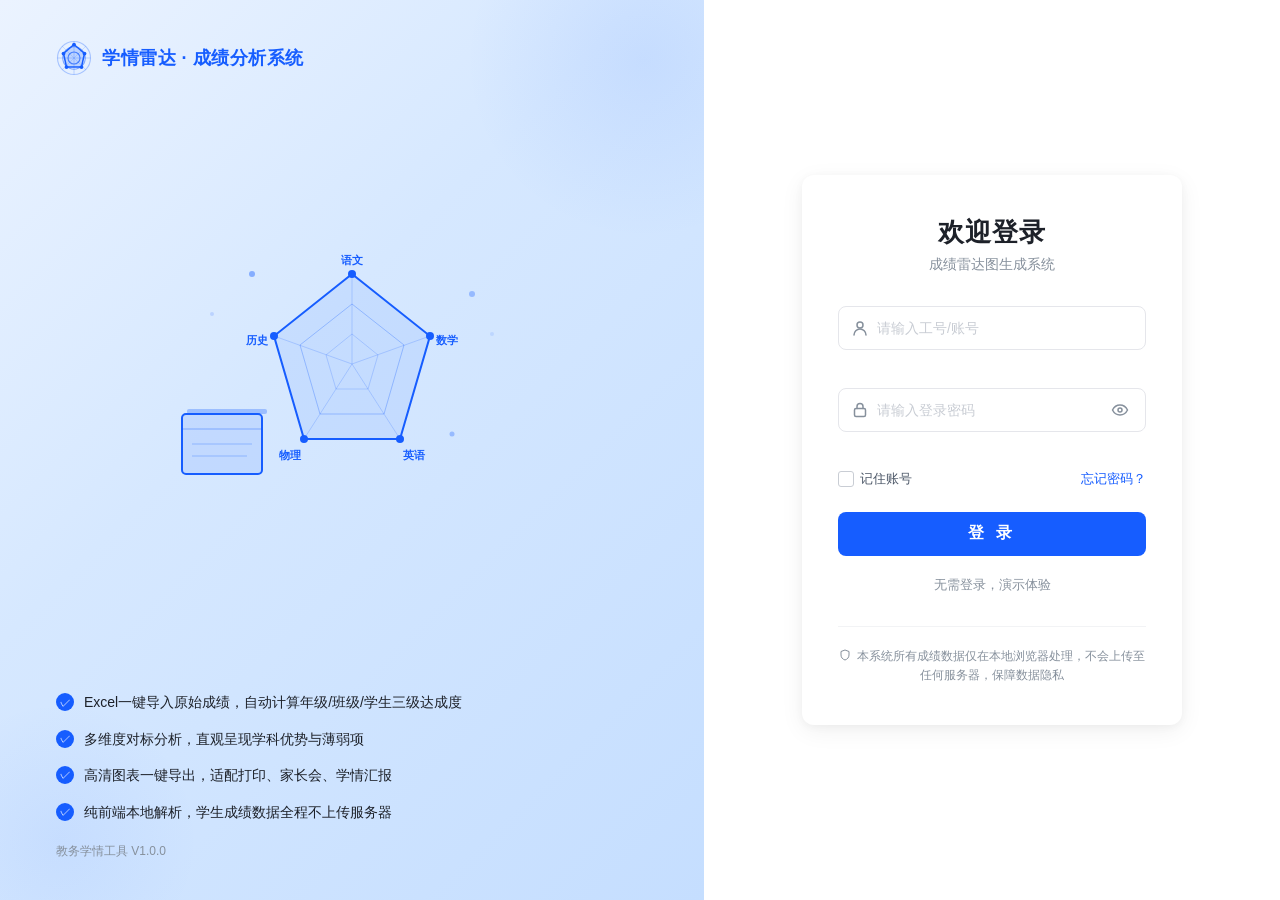
<file: index.html>
<!DOCTYPE html>
<html lang="zh-CN">
<head>
  <meta charset="UTF-8">
  <meta name="viewport" content="width=device-width, initial-scale=1.0">
  <title>学情雷达 · 成绩分析系统 - 登录</title>
  <link rel="stylesheet" href="css/login.css">
</head>
<body>
  <div class="login-container">
    <!-- 左侧品牌展示区 -->
    <div class="brand-panel">
      <div class="brand-logo">
        <svg class="radar-icon" viewBox="0 0 48 48" fill="none" xmlns="http://www.w3.org/2000/svg">
          <circle cx="24" cy="24" r="22" stroke="#165DFF" stroke-width="1.5" opacity="0.3"/>
          <circle cx="24" cy="24" r="15" stroke="#165DFF" stroke-width="1.5" opacity="0.5"/>
          <circle cx="24" cy="24" r="8" stroke="#165DFF" stroke-width="1.5" opacity="0.7"/>
          <line x1="24" y1="2" x2="24" y2="46" stroke="#165DFF" stroke-width="1" opacity="0.3"/>
          <line x1="2" y1="24" x2="46" y2="24" stroke="#165DFF" stroke-width="1" opacity="0.3"/>
          <line x1="8" y1="8" x2="40" y2="40" stroke="#165DFF" stroke-width="1" opacity="0.2"/>
          <line x1="40" y1="8" x2="8" y2="40" stroke="#165DFF" stroke-width="1" opacity="0.2"/>
          <polygon points="24,6 38,18 34,36 14,36 10,18" fill="#165DFF" fill-opacity="0.2" stroke="#165DFF" stroke-width="2"/>
          <circle cx="24" cy="6" r="2.5" fill="#165DFF"/>
          <circle cx="38" cy="18" r="2.5" fill="#165DFF"/>
          <circle cx="34" cy="36" r="2.5" fill="#165DFF"/>
          <circle cx="14" cy="36" r="2.5" fill="#165DFF"/>
          <circle cx="10" cy="18" r="2.5" fill="#165DFF"/>
        </svg>
        <span class="brand-name">学情雷达 · 成绩分析系统</span>
      </div>

      <div class="brand-illustration">
        <svg viewBox="0 0 400 300" fill="none" xmlns="http://www.w3.org/2000/svg">
          <!-- 课本 -->
          <rect x="30" y="180" width="80" height="60" rx="4" fill="#165DFF" fill-opacity="0.1" stroke="#165DFF" stroke-width="2"/>
          <line x1="30" y1="195" x2="110" y2="195" stroke="#165DFF" stroke-width="1" opacity="0.4"/>
          <line x1="40" y1="210" x2="100" y2="210" stroke="#165DFF" stroke-width="1" opacity="0.3"/>
          <line x1="40" y1="222" x2="95" y2="222" stroke="#165DFF" stroke-width="1" opacity="0.3"/>
          <rect x="35" y="175" width="80" height="5" rx="2" fill="#165DFF" fill-opacity="0.3"/>

          <!-- 雷达图轮廓 -->
          <g transform="translate(200, 130)">
            <polygon points="0,-90 78,-28 48,75 -48,75 -78,-28" fill="#165DFF" fill-opacity="0.08" stroke="#165DFF" stroke-width="2"/>
            <polygon points="0,-60 52,-19 32,50 -32,50 -52,-19" fill="none" stroke="#165DFF" stroke-width="1" opacity="0.3"/>
            <polygon points="0,-30 26,-9 16,25 -16,25 -26,-9" fill="none" stroke="#165DFF" stroke-width="1" opacity="0.2"/>
            <line x1="0" y1="0" x2="0" y2="-90" stroke="#165DFF" stroke-width="1" opacity="0.2"/>
            <line x1="0" y1="0" x2="78" y2="-28" stroke="#165DFF" stroke-width="1" opacity="0.2"/>
            <line x1="0" y1="0" x2="48" y2="75" stroke="#165DFF" stroke-width="1" opacity="0.2"/>
            <line x1="0" y1="0" x2="-48" y2="75" stroke="#165DFF" stroke-width="1" opacity="0.2"/>
            <line x1="0" y1="0" x2="-78" y2="-28" stroke="#165DFF" stroke-width="1" opacity="0.2"/>
            <circle cx="0" cy="-90" r="4" fill="#165DFF"/>
            <circle cx="78" cy="-28" r="4" fill="#165DFF"/>
            <circle cx="48" cy="75" r="4" fill="#165DFF"/>
            <circle cx="-48" cy="75" r="4" fill="#165DFF"/>
            <circle cx="-78" cy="-28" r="4" fill="#165DFF"/>
          </g>

          <!-- 数据光点 -->
          <circle cx="320" cy="60" r="3" fill="#165DFF" opacity="0.6">
            <animate attributeName="opacity" values="0.6;0.2;0.6" dur="2s" repeatCount="indefinite"/>
          </circle>
          <circle cx="340" cy="100" r="2" fill="#165DFF" opacity="0.4">
            <animate attributeName="opacity" values="0.4;0.1;0.4" dur="2.5s" repeatCount="indefinite"/>
          </circle>
          <circle cx="300" cy="200" r="2.5" fill="#165DFF" opacity="0.5">
            <animate attributeName="opacity" values="0.5;0.15;0.5" dur="1.8s" repeatCount="indefinite"/>
          </circle>
          <circle cx="60" cy="80" r="2" fill="#165DFF" opacity="0.4">
            <animate attributeName="opacity" values="0.4;0.1;0.4" dur="2.2s" repeatCount="indefinite"/>
          </circle>
          <circle cx="100" cy="40" r="3" fill="#165DFF" opacity="0.5">
            <animate attributeName="opacity" values="0.5;0.2;0.5" dur="1.5s" repeatCount="indefinite"/>
          </circle>

          <!-- 学科标签 -->
          <text x="200" y="30" text-anchor="middle" fill="#165DFF" font-size="11" font-weight="600">语文</text>
          <text x="295" y="110" text-anchor="middle" fill="#165DFF" font-size="11" font-weight="600">数学</text>
          <text x="262" y="225" text-anchor="middle" fill="#165DFF" font-size="11" font-weight="600">英语</text>
          <text x="138" y="225" text-anchor="middle" fill="#165DFF" font-size="11" font-weight="600">物理</text>
          <text x="105" y="110" text-anchor="middle" fill="#165DFF" font-size="11" font-weight="600">历史</text>
        </svg>
      </div>

      <div class="brand-features">
        <div class="feature-item">
          <span class="check-icon">&#10003;</span>
          <span>Excel一键导入原始成绩，自动计算年级/班级/学生三级达成度</span>
        </div>
        <div class="feature-item">
          <span class="check-icon">&#10003;</span>
          <span>多维度对标分析，直观呈现学科优势与薄弱项</span>
        </div>
        <div class="feature-item">
          <span class="check-icon">&#10003;</span>
          <span>高清图表一键导出，适配打印、家长会、学情汇报</span>
        </div>
        <div class="feature-item">
          <span class="check-icon">&#10003;</span>
          <span>纯前端本地解析，学生成绩数据全程不上传服务器</span>
        </div>
      </div>

      <div class="brand-footer">教务学情工具 V1.0.0</div>
    </div>

    <!-- 右侧登录表单区 -->
    <div class="form-panel">
      <div class="login-card">
        <div class="login-header">
          <h1 class="login-title">欢迎登录</h1>
          <p class="login-subtitle">成绩雷达图生成系统</p>
        </div>

        <div class="login-alert" id="loginAlert" style="display:none;">
          <svg width="16" height="16" viewBox="0 0 16 16" fill="none">
            <circle cx="8" cy="8" r="7" stroke="currentColor" stroke-width="1.5"/>
            <path d="M8 4.5v4M8 10.5v1" stroke="currentColor" stroke-width="1.5" stroke-linecap="round"/>
          </svg>
          <span id="loginAlertText">账号或密码错误，请重试</span>
        </div>

        <form class="login-form" id="loginForm" autocomplete="off">
          <div class="form-field">
            <div class="input-wrap">
              <svg class="input-icon" width="18" height="18" viewBox="0 0 18 18" fill="none">
                <circle cx="9" cy="6" r="3" stroke="#86909C" stroke-width="1.5"/>
                <path d="M3 16c0-3.3 2.7-6 6-6s6 2.7 6 6" stroke="#86909C" stroke-width="1.5" stroke-linecap="round"/>
              </svg>
              <input type="text" id="username" name="username" placeholder="请输入工号/账号" maxlength="32"/>
            </div>
            <div class="field-error" id="usernameError"></div>
          </div>

          <div class="form-field">
            <div class="input-wrap">
              <svg class="input-icon" width="18" height="18" viewBox="0 0 18 18" fill="none">
                <rect x="3.5" y="7.5" width="11" height="8" rx="1.5" stroke="#86909C" stroke-width="1.5"/>
                <path d="M6 7.5V5.5a3 3 0 016 0v2" stroke="#86909C" stroke-width="1.5" stroke-linecap="round"/>
              </svg>
              <input type="password" id="password" name="password" placeholder="请输入登录密码" maxlength="32"/>
              <button type="button" class="toggle-password" id="togglePassword" tabindex="-1">
                <svg width="18" height="18" viewBox="0 0 18 18" fill="none" id="eyeOpen">
                  <path d="M1.5 9s2.5-5 7.5-5 7.5 5 7.5 5-2.5 5-7.5 5-7.5-5-7.5-5z" stroke="#86909C" stroke-width="1.5"/>
                  <circle cx="9" cy="9" r="2" stroke="#86909C" stroke-width="1.5"/>
                </svg>
                <svg width="18" height="18" viewBox="0 0 18 18" fill="none" id="eyeClose" style="display:none;">
                  <path d="M1.5 9s2.5-5 7.5-5 7.5 5 7.5 5-2.5 5-7.5 5-7.5-5-7.5-5z" stroke="#86909C" stroke-width="1.5"/>
                  <circle cx="9" cy="9" r="2" stroke="#86909C" stroke-width="1.5"/>
                  <line x1="2" y1="2" x2="16" y2="16" stroke="#86909C" stroke-width="1.5"/>
                </svg>
              </button>
            </div>
            <div class="field-error" id="passwordError"></div>
          </div>

          <div class="form-options">
            <label class="remember-check">
              <input type="checkbox" id="rememberMe"/>
              <span class="checkbox-custom"></span>
              <span>记住账号</span>
            </label>
            <a href="javascript:void(0)" class="forgot-link" id="forgotLink">忘记密码？</a>
          </div>

          <button type="submit" class="btn-login" id="btnLogin">
            <span class="btn-text">登 录</span>
            <span class="btn-loading" style="display:none;">
              <span class="spinner"></span>
            </span>
          </button>

          <button type="button" class="btn-demo" id="btnDemo">无需登录，演示体验</button>
        </form>

        <div class="security-tip">
          <svg width="12" height="12" viewBox="0 0 12 12" fill="none" style="vertical-align:-1px;margin-right:3px;">
            <path d="M6 1L2 2.5V6c0 2.5 1.7 4.3 4 5 2.3-.7 4-2.5 4-5V2.5L6 1z" stroke="#86909C" stroke-width="1" fill="none"/>
          </svg>
          本系统所有成绩数据仅在本地浏览器处理，不会上传至任何服务器，保障数据隐私
        </div>
      </div>
    </div>
  </div>

  <!-- 忘记密码提示弹窗 -->
  <div class="toast-overlay" id="toastOverlay" style="display:none;">
    <div class="toast-box">
      <div class="toast-icon">
        <svg width="32" height="32" viewBox="0 0 32 32" fill="none">
          <circle cx="16" cy="16" r="14" stroke="#165DFF" stroke-width="2"/>
          <path d="M16 9v8M16 21v1.5" stroke="#165DFF" stroke-width="2" stroke-linecap="round"/>
        </svg>
      </div>
      <p class="toast-text">请联系学校系统管理员重置密码</p>
      <button class="toast-btn" id="toastClose">知道了</button>
    </div>
  </div>

  <script src="js/config.js"></script>
  <script src="js/auth.js"></script>
</body>
</html>
</file>
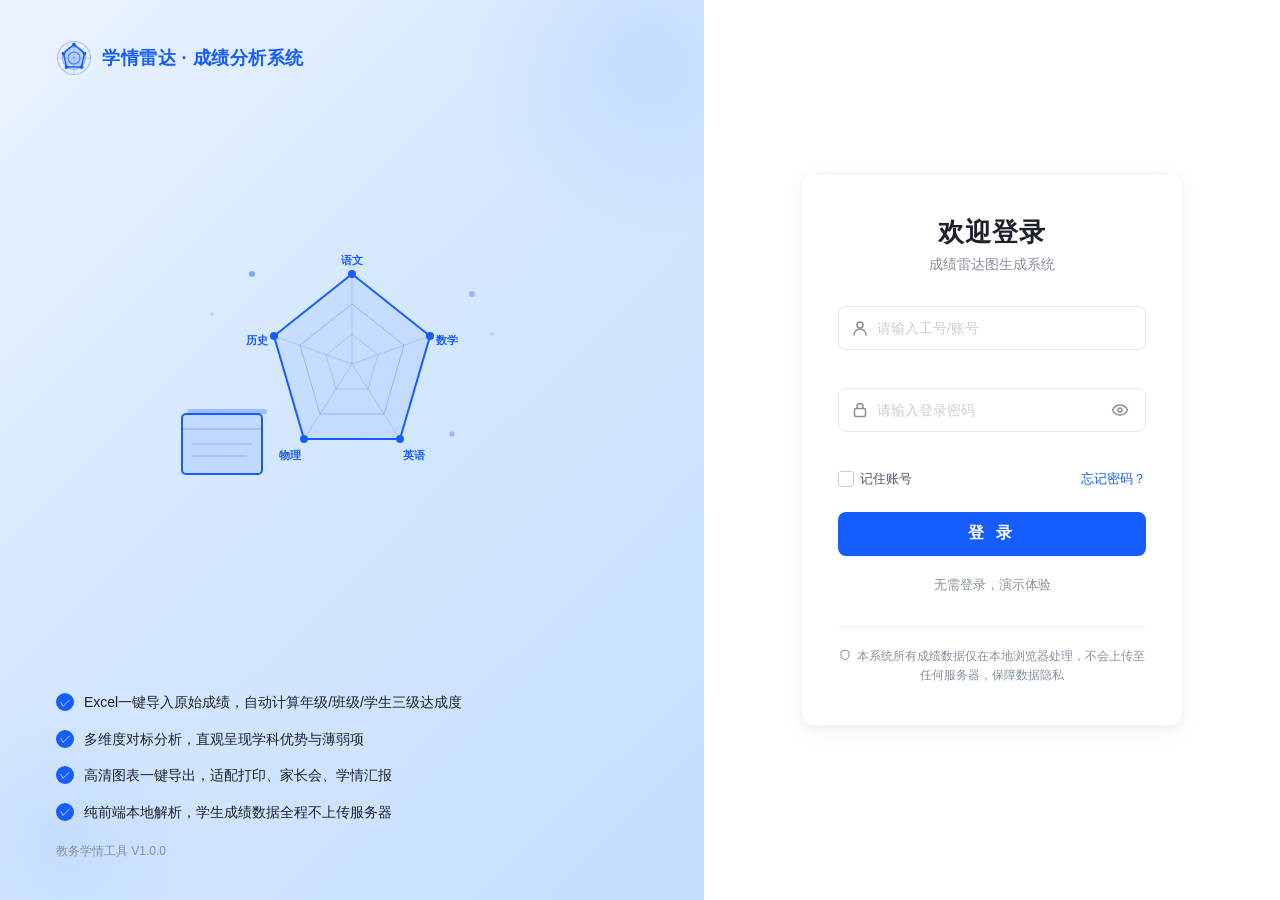
<file: admin.html>
<!DOCTYPE html>
<html lang="zh-CN">
<head>
  <meta charset="UTF-8">
  <meta name="viewport" content="width=device-width, initial-scale=1.0">
  <title>后台管理 · 学情雷达</title>
  <link rel="stylesheet" href="css/main.css">
  <link rel="stylesheet" href="css/admin.css">
</head>
<body>
  <div class="app-container">
    <!-- 顶部导航 -->
    <header class="app-header">
      <div class="header-left">
        <svg class="header-logo" viewBox="0 0 36 36" fill="none">
          <polygon points="18,4 31,12 27,28 9,28 5,12" fill="#165DFF" fill-opacity="0.15" stroke="#165DFF" stroke-width="2"/>
          <polygon points="18,12 24,16 22,24 14,24 12,16" fill="none" stroke="#165DFF" stroke-width="1" opacity="0.4"/>
          <circle cx="18" cy="4" r="2" fill="#165DFF"/>
          <circle cx="31" cy="12" r="2" fill="#165DFF"/>
          <circle cx="27" cy="28" r="2" fill="#165DFF"/>
          <circle cx="9" cy="28" r="2" fill="#165DFF"/>
          <circle cx="5" cy="12" r="2" fill="#165DFF"/>
        </svg>
        <span class="header-title">后台管理 · 账号管理</span>
      </div>
      <div class="header-right">
        <span class="header-user" id="headerUser"></span>
        <button class="btn-admin" id="btnBackMain">
          <svg width="14" height="14" viewBox="0 0 14 14" fill="none">
            <path d="M1 7h12M7 1l6 6-6 6" stroke="currentColor" stroke-width="1.5" stroke-linecap="round" stroke-linejoin="round"/>
          </svg>
          返回主页
        </button>
        <button class="btn-logout" id="btnLogout">退出登录</button>
      </div>
    </header>

    <!-- 主体内容 -->
    <div class="admin-body">
      <div class="admin-toolbar">
        <div class="toolbar-left">
          <h2 class="admin-page-title">账号管理</h2>
          <span class="admin-count" id="accountCount">共 0 个账号</span>
        </div>
        <div class="toolbar-right">
          <button class="btn-primary" id="btnAddAccount">
            <svg width="14" height="14" viewBox="0 0 14 14" fill="none">
              <path d="M7 2v10M2 7h10" stroke="currentColor" stroke-width="1.5" stroke-linecap="round"/>
            </svg>
            新增账号
          </button>
        </div>
      </div>

      <div class="admin-table-wrap">
        <table class="admin-table" id="accountTable">
          <thead>
            <tr>
              <th style="width: 50px;">序号</th>
              <th>账号</th>
              <th>姓名</th>
              <th>角色</th>
              <th>状态</th>
              <th>创建日期</th>
              <th>备注</th>
              <th style="width: 200px;">操作</th>
            </tr>
          </thead>
          <tbody id="accountTableBody">
          </tbody>
        </table>
      </div>

      <div class="admin-tips">
        <p>提示：系统至少需要保留一个管理员账号；停用状态的账号无法登录系统。</p>
      </div>
    </div>
  </div>

  <!-- 新增/编辑账号弹窗 -->
  <div class="modal-overlay" id="accountModal" style="display:none;">
    <div class="modal-box">
      <div class="modal-header">
        <h3 id="modalTitle">新增账号</h3>
        <button class="modal-close" id="modalClose">&times;</button>
      </div>
      <div class="modal-body">
        <div class="form-group">
          <label class="form-label">账号 <span class="required">*</span></label>
          <input type="text" class="form-input" id="modalUsername" placeholder="请输入登录账号" maxlength="20"/>
          <span class="form-error" id="modalUsernameError"></span>
        </div>
        <div class="form-group">
          <label class="form-label">姓名 <span class="required">*</span></label>
          <input type="text" class="form-input" id="modalDisplayName" placeholder="请输入显示姓名" maxlength="20"/>
          <span class="form-error" id="modalDisplayNameError"></span>
        </div>
        <div class="form-group">
          <label class="form-label">密码 <span class="required">*</span></label>
          <input type="text" class="form-input" id="modalPassword" placeholder="请输入登录密码" maxlength="32"/>
          <span class="form-error" id="modalPasswordError"></span>
        </div>
        <div class="form-row">
          <div class="form-group" style="flex:1; margin-right:12px;">
            <label class="form-label">角色</label>
            <select class="form-select" id="modalRole">
              <option value="admin">管理员</option>
              <option value="teacher">教师</option>
            </select>
          </div>
          <div class="form-group" style="flex:1;">
            <label class="form-label">状态</label>
            <select class="form-select" id="modalStatus">
              <option value="active">启用</option>
              <option value="disabled">停用</option>
            </select>
          </div>
        </div>
        <div class="form-group">
          <label class="form-label">备注</label>
          <input type="text" class="form-input" id="modalRemark" placeholder="可选，如：班主任、教务等" maxlength="50"/>
        </div>
      </div>
      <div class="modal-footer">
        <button class="btn-secondary" id="modalCancel">取消</button>
        <button class="btn-primary" id="modalConfirm">确定</button>
      </div>
    </div>
  </div>

  <!-- 重置密码弹窗 -->
  <div class="modal-overlay" id="pwdModal" style="display:none;">
    <div class="modal-box" style="max-width:420px;">
      <div class="modal-header">
        <h3>重置密码</h3>
        <button class="modal-close" id="pwdModalClose">&times;</button>
      </div>
      <div class="modal-body">
        <p class="modal-info">正在为账号 <b id="pwdModalUsername"></b> 重置密码</p>
        <div class="form-group">
          <label class="form-label">新密码 <span class="required">*</span></label>
          <input type="text" class="form-input" id="newPassword" placeholder="请输入新密码" maxlength="32"/>
          <span class="form-error" id="newPasswordError"></span>
        </div>
      </div>
      <div class="modal-footer">
        <button class="btn-secondary" id="pwdModalCancel">取消</button>
        <button class="btn-primary" id="pwdModalConfirm">确定重置</button>
      </div>
    </div>
  </div>

  <!-- 删除确认弹窗 -->
  <div class="modal-overlay" id="delModal" style="display:none;">
    <div class="modal-box" style="max-width:400px;">
      <div class="modal-header">
        <h3>删除确认</h3>
        <button class="modal-close" id="delModalClose">&times;</button>
      </div>
      <div class="modal-body">
        <p class="modal-info">确定要删除账号 <b id="delModalUsername"></b> 吗？</p>
        <p class="modal-warn">删除后不可恢复，该账号将无法登录系统。</p>
      </div>
      <div class="modal-footer">
        <button class="btn-secondary" id="delModalCancel">取消</button>
        <button class="btn-danger" id="delModalConfirm">确认删除</button>
      </div>
    </div>
  </div>

  <!-- 全局提示Toast -->
  <div class="global-toast" id="globalToast" style="display:none;">
    <span id="globalToastText"></span>
  </div>

  <script src="js/config.js"></script>
  <script src="js/auth.js"></script>
  <script src="js/admin.js"></script>
</body>
</html>
</file>
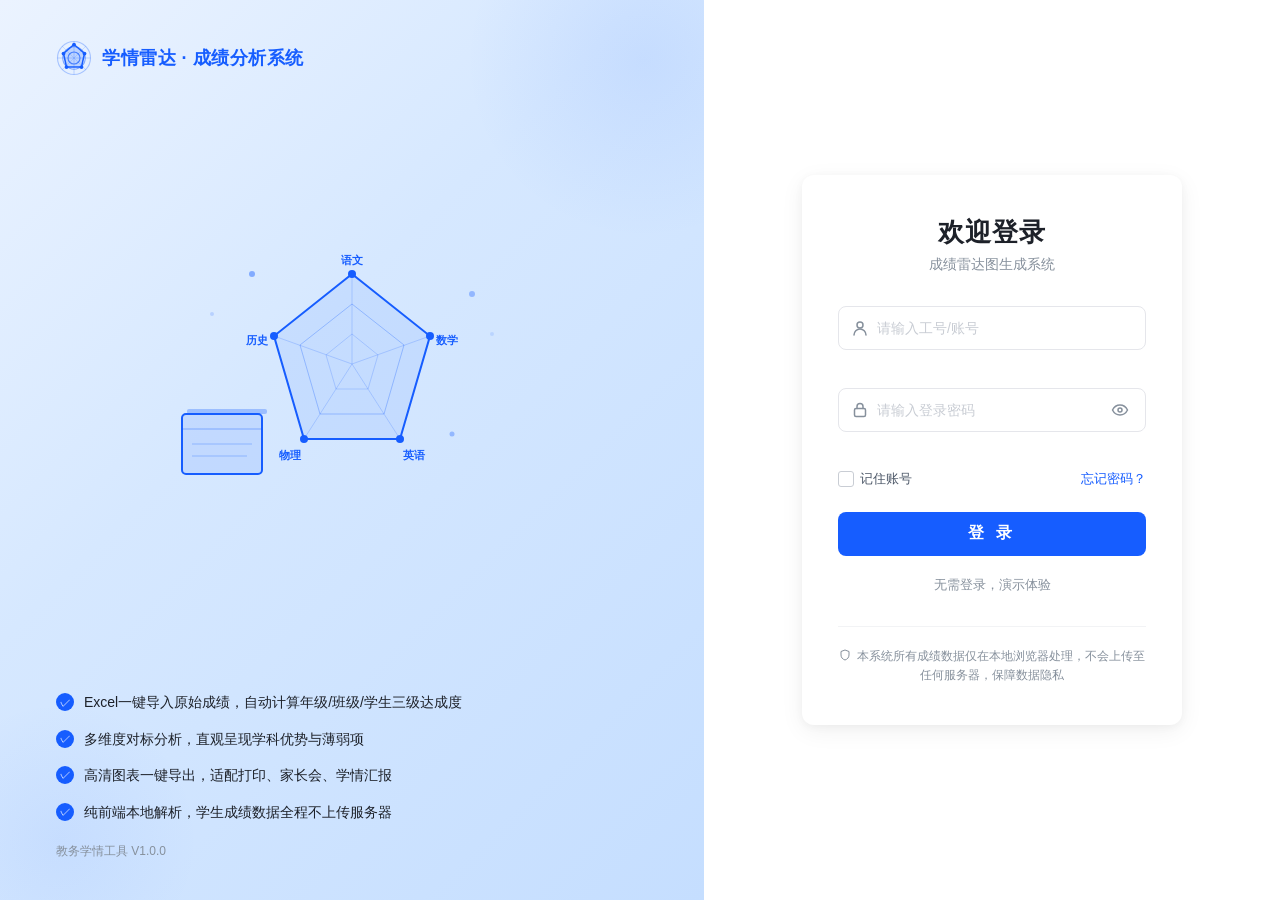
<file: main.html>
<!DOCTYPE html>
<html lang="zh-CN">
<head>
  <meta charset="UTF-8">
  <meta name="viewport" content="width=device-width, initial-scale=1.0">
  <title>学情雷达 · 成绩分析系统</title>
  <link rel="stylesheet" href="css/main.css">
</head>
<body>
  <div class="app-container">
    <!-- 顶部导航 -->
    <header class="app-header">
      <div class="header-left">
        <svg class="header-logo" viewBox="0 0 36 36" fill="none">
          <polygon points="18,4 31,12 27,28 9,28 5,12" fill="#165DFF" fill-opacity="0.15" stroke="#165DFF" stroke-width="2"/>
          <polygon points="18,12 24,16 22,24 14,24 12,16" fill="none" stroke="#165DFF" stroke-width="1" opacity="0.4"/>
          <circle cx="18" cy="4" r="2" fill="#165DFF"/>
          <circle cx="31" cy="12" r="2" fill="#165DFF"/>
          <circle cx="27" cy="28" r="2" fill="#165DFF"/>
          <circle cx="9" cy="28" r="2" fill="#165DFF"/>
          <circle cx="5" cy="12" r="2" fill="#165DFF"/>
        </svg>
        <span class="header-title">学情雷达 · 成绩分析系统</span>
      </div>
      <div class="header-right">
        <span class="header-user" id="headerUser"></span>
        <button class="btn-admin" id="btnAdmin" style="display:none;">
          <svg width="14" height="14" viewBox="0 0 14 14" fill="none">
            <path d="M7 1.5L1.5 4v6L7 12.5 12.5 10V4L7 1.5z" stroke="currentColor" stroke-width="1.3" fill="none"/>
            <circle cx="7" cy="7" r="1.8" fill="currentColor"/>
          </svg>
          后台管理
        </button>
        <button class="btn-logout" id="btnLogout">退出登录</button>
      </div>
    </header>

    <!-- Tab导航 -->
    <nav class="tab-nav">
      <button class="tab-item active" data-tab="grade">
        <svg width="16" height="16" viewBox="0 0 16 16" fill="none">
          <polygon points="8,2 14,6 12,14 4,14 2,6" stroke="currentColor" stroke-width="1.5" fill="none"/>
          <polygon points="8,5 11,7 10,12 6,12 5,7" fill="currentColor" fill-opacity="0.2"/>
        </svg>
        <span>年级雷达图</span>
      </button>
      <button class="tab-item" data-tab="class">
        <svg width="16" height="16" viewBox="0 0 16 16" fill="none">
          <rect x="2" y="3" width="12" height="10" rx="1.5" stroke="currentColor" stroke-width="1.5" fill="none"/>
          <path d="M5 6h6M5 8.5h6M5 11h3" stroke="currentColor" stroke-width="1.2" stroke-linecap="round"/>
        </svg>
        <span>班级雷达图</span>
      </button>
      <button class="tab-item" data-tab="student">
        <svg width="16" height="16" viewBox="0 0 16 16" fill="none">
          <circle cx="8" cy="5.5" r="2.5" stroke="currentColor" stroke-width="1.5"/>
          <path d="M3 14c0-2.8 2.2-5 5-5s5 2.2 5 5" stroke="currentColor" stroke-width="1.5" stroke-linecap="round"/>
        </svg>
        <span>学生雷达图</span>
      </button>
    </nav>

    <!-- 主体内容 -->
    <div class="app-body">
      <!-- 左侧操作栏 -->
      <aside class="sidebar">
        <!-- 数据导入区 -->
        <div class="sidebar-section">
          <h3 class="sidebar-title">数据导入</h3>
          <button class="btn-secondary btn-block" id="btnDownloadTemplate">
            <svg width="14" height="14" viewBox="0 0 14 14" fill="none">
              <path d="M7 1v8M3.5 6L7 9l3.5-3M2 12h10" stroke="currentColor" stroke-width="1.5" stroke-linecap="round" stroke-linejoin="round"/>
            </svg>
            下载标准模板
          </button>
          <div class="upload-area" id="uploadArea">
            <div class="upload-icon">
              <svg width="36" height="36" viewBox="0 0 36 36" fill="none">
                <path d="M18 24V8M11 15l7-7 7 7" stroke="#86909C" stroke-width="2" stroke-linecap="round" stroke-linejoin="round"/>
                <path d="M6 24v4a2 2 0 002 2h20a2 2 0 002-2v-4" stroke="#86909C" stroke-width="2" stroke-linecap="round"/>
              </svg>
            </div>
            <p class="upload-text">点击或拖拽Excel文件到此处</p>
            <p class="upload-hint">支持 .xlsx / .xls 格式</p>
            <input type="file" id="fileInput" accept=".xlsx,.xls" style="display:none;"/>
          </div>
          <div class="import-status" id="importStatus" style="display:none;"></div>
        </div>

        <!-- 选择器区 -->
        <div class="sidebar-section selector-section" id="selectorSection">
          <h3 class="sidebar-title">数据筛选</h3>
          <!-- 班级Tab选择器 -->
          <div class="selector-group" id="classSelectorGroup" style="display:none;">
            <label class="selector-label">选择班级</label>
            <select class="custom-select" id="classSelect">
              <option value="">请先导入数据</option>
            </select>
          </div>
          <!-- 学生Tab选择器 -->
          <div class="selector-group" id="studentSelectorGroup" style="display:none;">
            <label class="selector-label">筛选班级</label>
            <select class="custom-select" id="studentClassSelect">
              <option value="">请先导入数据</option>
            </select>
            <label class="selector-label" style="margin-top:12px;">选择学生</label>
            <div class="student-search-wrap">
              <input type="text" class="student-search" id="studentSearch" placeholder="搜索学生姓名..."/>
            </div>
            <select class="custom-select" id="studentSelect" size="8">
              <option value="">请先导入数据</option>
            </select>
          </div>
          <!-- 年级Tab无选择器 -->
          <div class="no-selector" id="noSelectorGroup">
            <p class="no-selector-text">年级雷达图直接展示全年级数据，无需选择</p>
          </div>
        </div>

        <!-- 下载区 -->
        <div class="sidebar-section">
          <h3 class="sidebar-title">图表下载</h3>
          <div class="download-options">
            <div class="option-row">
              <label class="option-label">格式</label>
              <div class="option-btns" id="formatBtns">
                <button class="opt-btn active" data-value="png">PNG</button>
                <button class="opt-btn" data-value="pdf">PDF</button>
              </div>
            </div>
            <div class="option-row">
              <label class="option-label">分辨率</label>
              <div class="option-btns" id="scaleBtns">
                <button class="opt-btn" data-value="1">1x</button>
                <button class="opt-btn active" data-value="2">2x</button>
                <button class="opt-btn" data-value="3">3x</button>
              </div>
            </div>
            <div class="option-row">
              <label class="option-label">背景</label>
              <div class="option-btns" id="bgBtns">
                <button class="opt-btn active" data-value="white">白底</button>
                <button class="opt-btn" data-value="transparent">透明</button>
              </div>
            </div>
          </div>
          <button class="btn-primary btn-block" id="btnDownloadSingle">
            <svg width="14" height="14" viewBox="0 0 14 14" fill="none">
              <path d="M7 1v8M3.5 6L7 9l3.5-3M2 12h10" stroke="currentColor" stroke-width="1.5" stroke-linecap="round" stroke-linejoin="round"/>
            </svg>
            下载当前图表
          </button>
          <button class="btn-secondary btn-block" id="btnBatchClass" style="display:none;">
            批量导出全部班级图
          </button>
          <button class="btn-secondary btn-block" id="btnBatchStudent" style="display:none;">
            批量导出全部学生图
          </button>
        </div>
      </aside>

      <!-- 右侧预览区 -->
      <main class="preview-area">
        <div class="chart-container" id="chartContainer">
          <div class="chart-empty" id="chartEmpty">
            <svg width="80" height="80" viewBox="0 0 80 80" fill="none">
              <polygon points="40,10 68,28 58,66 22,66 12,28" fill="#165DFF" fill-opacity="0.05" stroke="#C9CDD4" stroke-width="2" stroke-dasharray="4,3"/>
              <polygon points="40,25 55,34 50,56 30,56 25,34" fill="none" stroke="#C9CDD4" stroke-width="1.5" opacity="0.5"/>
              <circle cx="40" cy="40" r="3" fill="#C9CDD4"/>
            </svg>
            <p class="empty-title">暂无数据</p>
            <p class="empty-hint">请先导入Excel成绩数据或点击演示体验</p>
            <button class="btn-primary" id="btnLoadDemo">加载示例数据</button>
          </div>
          <div class="chart-wrapper" id="chartWrapper" style="display:none;">
            <div class="chart-title-area" id="chartTitleArea"></div>
            <div class="chart-canvas" id="chartCanvas"></div>
          </div>
        </div>
      </main>
    </div>
  </div>

  <!-- 全局提示Toast -->
  <div class="global-toast" id="globalToast" style="display:none;">
    <span id="globalToastText"></span>
  </div>

  <!-- 加载遮罩 -->
  <div class="loading-overlay" id="loadingOverlay" style="display:none;">
    <div class="loading-box">
      <div class="loading-spinner"></div>
      <p id="loadingText">正在处理...</p>
    </div>
  </div>

  <script src="libs/echarts.min.js"></script>
  <script src="libs/xlsx.full.min.js"></script>
  <script src="libs/jszip.min.js"></script>
  <script src="libs/FileSaver.min.js"></script>
  <script src="libs/jspdf.umd.min.js"></script>
  <script src="js/config.js"></script>
  <script src="js/auth.js"></script>
  <script src="js/calculator.js"></script>
  <script src="js/excel.js"></script>
  <script src="js/charts.js"></script>
  <script src="js/download.js"></script>
  <script src="js/app.js"></script>
</body>
</html>
</file>
<file: css/login.css>
/* ===== 全局重置 ===== */
* { margin: 0; padding: 0; box-sizing: border-box; }
html, body { width: 100%; height: 100%; overflow: hidden; font-family: -apple-system, BlinkMacSystemFont, "Segoe UI", "PingFang SC", "Hiragino Sans GB", "Microsoft YaHei", "Helvetica Neue", Helvetica, Arial, sans-serif; }

/* ===== 登录容器 ===== */
.login-container { display: flex; width: 100%; height: 100vh; }

/* ===== 左侧品牌区 ===== */
.brand-panel {
  width: 55%; height: 100%;
  background: linear-gradient(135deg, #EBF3FF 0%, #D6E8FF 40%, #C5DEFF 100%);
  display: flex; flex-direction: column;
  padding: 40px 56px; position: relative; overflow: hidden;
}
.brand-panel::before {
  content: ''; position: absolute; top: -120px; right: -120px;
  width: 360px; height: 360px; border-radius: 50%;
  background: radial-gradient(circle, rgba(22,93,255,0.08) 0%, transparent 70%);
}
.brand-panel::after {
  content: ''; position: absolute; bottom: -80px; left: -80px;
  width: 280px; height: 280px; border-radius: 50%;
  background: radial-gradient(circle, rgba(22,93,255,0.06) 0%, transparent 70%);
}

.brand-logo {
  display: flex; align-items: center; gap: 10px;
  position: relative; z-index: 1;
}
.radar-icon { width: 36px; height: 36px; flex-shrink: 0; }
.brand-name {
  font-size: 18px; font-weight: 700; color: #165DFF; letter-spacing: 0.5px;
}

.brand-illustration {
  flex: 1; display: flex; align-items: center; justify-content: center;
  position: relative; z-index: 1;
}
.brand-illustration svg { width: 100%; max-width: 400px; height: auto; }

.brand-features {
  display: flex; flex-direction: column; gap: 14px;
  position: relative; z-index: 1; margin-bottom: 20px;
}
.feature-item {
  display: flex; align-items: flex-start; gap: 10px;
  font-size: 14px; color: #1D2129; line-height: 1.6;
}
.check-icon {
  display: inline-flex; align-items: center; justify-content: center;
  width: 18px; height: 18px; border-radius: 50%;
  background: #165DFF; color: #fff; font-size: 11px;
  flex-shrink: 0; margin-top: 2px;
}

.brand-footer {
  font-size: 12px; color: #86909C; position: relative; z-index: 1;
}

/* ===== 右侧表单区 ===== */
.form-panel {
  width: 45%; height: 100%;
  background: #fff;
  display: flex; align-items: center; justify-content: center;
}

.login-card {
  width: 380px; padding: 40px 36px;
  background: #fff; border-radius: 12px;
  box-shadow: 0 6px 24px rgba(0,0,0,0.06), 0 2px 8px rgba(0,0,0,0.04);
}

.login-header { text-align: center; margin-bottom: 32px; }
.login-title { font-size: 26px; font-weight: 700; color: #1D2129; letter-spacing: 1px; }
.login-subtitle { font-size: 14px; color: #86909C; margin-top: 6px; }

/* ===== 警示条 ===== */
.login-alert {
  display: flex; align-items: center; gap: 8px;
  background: #FFF0F0; border: 1px solid #FFCCC7; border-radius: 6px;
  padding: 10px 14px; margin-bottom: 20px;
  color: #F53F3F; font-size: 13px;
  animation: shake 0.4s ease;
}
@keyframes shake {
  0%, 100% { transform: translateX(0); }
  25% { transform: translateX(-4px); }
  75% { transform: translateX(4px); }
}

/* ===== 表单字段 ===== */
.form-field { margin-bottom: 18px; }
.input-wrap {
  display: flex; align-items: center;
  border: 1.5px solid #E5E6EB; border-radius: 8px;
  padding: 0 12px; height: 44px;
  transition: border-color 0.2s, box-shadow 0.2s;
  background: #fff;
}
.input-wrap:focus-within {
  border-color: #165DFF; box-shadow: 0 0 0 3px rgba(22,93,255,0.1);
}
.input-wrap.error { border-color: #F53F3F; box-shadow: 0 0 0 3px rgba(245,63,63,0.1); }
.input-icon { flex-shrink: 0; margin-right: 8px; }
.input-wrap input {
  flex: 1; border: none; outline: none; background: transparent;
  font-size: 14px; color: #1D2129; height: 100%;
}
.input-wrap input::placeholder { color: #C9CDD4; }

.toggle-password {
  border: none; background: none; cursor: pointer;
  padding: 4px; display: flex; align-items: center;
  flex-shrink: 0;
}

.field-error {
  font-size: 12px; color: #F53F3F; margin-top: 4px; padding-left: 4px; height: 16px;
}

/* ===== 辅助操作栏 ===== */
.form-options {
  display: flex; align-items: center; justify-content: space-between;
  margin-bottom: 24px; font-size: 13px;
}
.remember-check {
  display: flex; align-items: center; gap: 6px; cursor: pointer; color: #4E5969;
}
.remember-check input { display: none; }
.checkbox-custom {
  width: 16px; height: 16px; border: 1.5px solid #C9CDD4; border-radius: 3px;
  display: inline-block; position: relative; transition: all 0.2s;
}
.remember-check input:checked + .checkbox-custom {
  background: #165DFF; border-color: #165DFF;
}
.remember-check input:checked + .checkbox-custom::after {
  content: ''; position: absolute; left: 4px; top: 1px;
  width: 5px; height: 8px; border: solid #fff;
  border-width: 0 2px 2px 0; transform: rotate(45deg);
}
.forgot-link { color: #165DFF; text-decoration: none; }
.forgot-link:hover { text-decoration: underline; }

/* ===== 按钮 ===== */
.btn-login {
  width: 100%; height: 44px; border: none; border-radius: 8px;
  background: #165DFF; color: #fff; font-size: 16px; font-weight: 600;
  letter-spacing: 4px; cursor: pointer; transition: all 0.2s;
  display: flex; align-items: center; justify-content: center;
}
.btn-login:hover { background: #0E42D2; transform: translateY(-1px); box-shadow: 0 4px 12px rgba(22,93,255,0.3); }
.btn-login:active { transform: translateY(0); }
.btn-login:disabled { background: #94BFFF; cursor: not-allowed; transform: none; box-shadow: none; }
.btn-loading { display: none; align-items: center; justify-content: center; }
.btn-login.loading .btn-text { display: none; }
.btn-login.loading .btn-loading { display: flex; }

.spinner {
  width: 18px; height: 18px; border: 2.5px solid rgba(255,255,255,0.3);
  border-top-color: #fff; border-radius: 50%;
  animation: spin 0.6s linear infinite;
}
@keyframes spin { to { transform: rotate(360deg); } }

.btn-demo {
  width: 100%; margin-top: 12px; padding: 8px;
  border: none; background: none; color: #86909C;
  font-size: 13px; cursor: pointer; transition: color 0.2s;
}
.btn-demo:hover { color: #165DFF; }

/* ===== 安全提示 ===== */
.security-tip {
  margin-top: 24px; padding-top: 20px;
  border-top: 1px solid #F2F3F5;
  font-size: 12px; color: #86909C; text-align: center; line-height: 1.6;
}

/* ===== Toast弹窗 ===== */
.toast-overlay {
  position: fixed; top: 0; left: 0; width: 100%; height: 100%;
  background: rgba(0,0,0,0.4); z-index: 9999;
  display: flex; align-items: center; justify-content: center;
  animation: fadeIn 0.2s ease;
}
@keyframes fadeIn { from { opacity: 0; } to { opacity: 1; } }
.toast-box {
  background: #fff; border-radius: 12px; padding: 32px 40px;
  text-align: center; max-width: 360px;
  animation: scaleIn 0.25s cubic-bezier(0.16,1,0.3,1);
}
@keyframes scaleIn {
  from { transform: scale(0.85); opacity: 0; }
  to { transform: scale(1); opacity: 1; }
}
.toast-icon { margin-bottom: 16px; display: flex; justify-content: center; }
.toast-text { font-size: 15px; color: #1D2129; margin-bottom: 20px; line-height: 1.6; }
.toast-btn {
  padding: 8px 32px; border: none; border-radius: 6px;
  background: #165DFF; color: #fff; font-size: 14px; cursor: pointer;
  transition: background 0.2s;
}
.toast-btn:hover { background: #0E42D2; }

/* ===== 响应式 ===== */
@media (max-width: 1024px) {
  .login-container { flex-direction: column; height: auto; min-height: 100vh; overflow-y: auto; }
  html, body { overflow-y: auto; }
  .brand-panel { width: 100%; padding: 30px 24px; min-height: 280px; }
  .brand-illustration { display: none; }
  .brand-features { gap: 8px; }
  .feature-item { font-size: 13px; }
  .form-panel { width: 100%; padding: 24px; }
  .login-card { width: 100%; max-width: 380px; box-shadow: 0 2px 12px rgba(0,0,0,0.05); }
}
@media (max-width: 480px) {
  .brand-panel { padding: 24px 20px; }
  .brand-name { font-size: 16px; }
  .brand-features { display: none; }
  .login-card { padding: 28px 24px; }
  .login-title { font-size: 22px; }
}
</file>
<file: css/main.css>
/* ===== 全局重置 ===== */
* { margin: 0; padding: 0; box-sizing: border-box; }
html, body { width: 100%; height: 100%; overflow: hidden; font-family: -apple-system, BlinkMacSystemFont, "Segoe UI", "PingFang SC", "Hiragino Sans GB", "Microsoft YaHei", "Helvetica Neue", Helvetica, Arial, sans-serif; color: #1D2129; background: #F7F8FA; }

/* ===== 应用容器 ===== */
.app-container { display: flex; flex-direction: column; width: 100%; height: 100vh; }

/* ===== 顶部导航 ===== */
.app-header {
  height: 52px; background: #fff; border-bottom: 1px solid #E5E6EB;
  display: flex; align-items: center; justify-content: space-between;
  padding: 0 24px; flex-shrink: 0; z-index: 10;
  box-shadow: 0 1px 3px rgba(0,0,0,0.03);
}
.header-left { display: flex; align-items: center; gap: 10px; }
.header-logo { width: 28px; height: 28px; }
.header-title { font-size: 16px; font-weight: 700; color: #165DFF; letter-spacing: 0.5px; }
.header-right { display: flex; align-items: center; gap: 16px; }
.header-user { font-size: 13px; color: #86909C; }
.btn-logout {
  padding: 5px 14px; border: 1px solid #E5E6EB; border-radius: 6px;
  background: #fff; color: #4E5969; font-size: 13px; cursor: pointer; transition: all 0.2s;
}
.btn-logout:hover { border-color: #F53F3F; color: #F53F3F; background: #FFF0F0; }

.btn-admin {
  padding: 5px 14px; border: 1px solid #165DFF; border-radius: 6px;
  background: #F2F7FF; color: #165DFF; font-size: 13px; cursor: pointer; transition: all 0.2s;
  display: inline-flex; align-items: center; gap: 5px; font-weight: 500;
}
.btn-admin:hover { background: #165DFF; color: #fff; box-shadow: 0 2px 8px rgba(22,93,255,0.2); }

/* ===== Tab导航 ===== */
.tab-nav {
  height: 48px; background: #fff; border-bottom: 1px solid #E5E6EB;
  display: flex; align-items: center; gap: 4px; padding: 0 24px; flex-shrink: 0;
}
.tab-item {
  height: 100%; padding: 0 20px; border: none; background: none;
  display: flex; align-items: center; gap: 6px; cursor: pointer;
  font-size: 14px; color: #4E5969; transition: all 0.2s;
  border-bottom: 2px solid transparent; position: relative;
}
.tab-item:hover { color: #165DFF; }
.tab-item.active { color: #165DFF; font-weight: 600; border-bottom-color: #165DFF; }
.tab-item svg { flex-shrink: 0; }

/* ===== 主体布局 ===== */
.app-body { flex: 1; display: flex; overflow: hidden; }

/* ===== 左侧操作栏 ===== */
.sidebar {
  width: 280px; background: #fff; border-right: 1px solid #E5E6EB;
  display: flex; flex-direction: column; overflow-y: auto; flex-shrink: 0;
}
.sidebar::-webkit-scrollbar { width: 4px; }
.sidebar::-webkit-scrollbar-thumb { background: #E5E6EB; border-radius: 2px; }

.sidebar-section {
  padding: 16px 20px; border-bottom: 1px solid #F2F3F5;
}
.sidebar-section:last-child { border-bottom: none; }
.sidebar-title {
  font-size: 13px; font-weight: 600; color: #1D2129; margin-bottom: 12px;
  display: flex; align-items: center; gap: 6px;
}
.sidebar-title::before {
  content: ''; width: 3px; height: 14px; background: #165DFF; border-radius: 2px;
}

/* ===== 按钮 ===== */
.btn-primary {
  padding: 0 16px; height: 36px; border: none; border-radius: 6px;
  background: #165DFF; color: #fff; font-size: 13px; font-weight: 500;
  cursor: pointer; transition: all 0.2s; display: inline-flex;
  align-items: center; justify-content: center; gap: 6px;
}
.btn-primary:hover { background: #0E42D2; box-shadow: 0 2px 8px rgba(22,93,255,0.25); }
.btn-primary:active { transform: translateY(0); }
.btn-primary:disabled { background: #94BFFF; cursor: not-allowed; }

.btn-secondary {
  padding: 0 16px; height: 36px; border: 1px solid #E5E6EB; border-radius: 6px;
  background: #fff; color: #4E5969; font-size: 13px; font-weight: 500;
  cursor: pointer; transition: all 0.2s; display: inline-flex;
  align-items: center; justify-content: center; gap: 6px;
}
.btn-secondary:hover { border-color: #165DFF; color: #165DFF; background: #F2F7FF; }

.btn-block { width: 100%; }

/* ===== 上传区域 ===== */
.upload-area {
  margin-top: 10px; padding: 24px 16px; border: 2px dashed #C9CDD4;
  border-radius: 8px; text-align: center; cursor: pointer; transition: all 0.2s;
  background: #FAFBFC;
}
.upload-area:hover, .upload-area.dragover {
  border-color: #165DFF; background: #F2F7FF;
}
.upload-icon { display: flex; justify-content: center; margin-bottom: 8px; }
.upload-text { font-size: 13px; color: #4E5969; margin-bottom: 4px; }
.upload-hint { font-size: 12px; color: #C9CDD4; }

.import-status {
  margin-top: 10px; padding: 10px 12px; border-radius: 6px;
  font-size: 12px; line-height: 1.6;
}
.import-status.success { background: #E8FFEA; color: #00B42A; border: 1px solid #B9F0C1; }
.import-status.error { background: #FFF0F0; color: #F53F3F; border: 1px solid #FFCCC7; }

/* ===== 选择器 ===== */
.selector-group { display: flex; flex-direction: column; }
.selector-label {
  font-size: 12px; color: #86909C; margin-bottom: 6px; font-weight: 500;
}
.custom-select {
  width: 100%; height: 34px; padding: 0 10px; border: 1px solid #E5E6EB;
  border-radius: 6px; background: #fff; font-size: 13px; color: #1D2129;
  cursor: pointer; outline: none; transition: border-color 0.2s;
  appearance: none;
  background-image: url("data:image/svg+xml,%3Csvg width='12' height='12' viewBox='0 0 12 12' fill='none' xmlns='http://www.w3.org/2000/svg'%3E%3Cpath d='M3 4.5L6 7.5L9 4.5' stroke='%2386909C' stroke-width='1.5' stroke-linecap='round'/%3E%3C/svg%3E");
  background-repeat: no-repeat; background-position: right 10px center;
  padding-right: 28px;
}
.custom-select:focus { border-color: #165DFF; }
.custom-select[multiple], .custom-select[size] {
  height: auto; min-height: 180px; padding: 6px;
  background-image: none; padding-right: 6px; overflow-y: auto;
}
.custom-select[size] option { padding: 6px 8px; border-radius: 4px; }

.student-search-wrap { margin-bottom: 6px; }
.student-search {
  width: 100%; height: 32px; padding: 0 10px; border: 1px solid #E5E6EB;
  border-radius: 6px; font-size: 13px; outline: none; transition: border-color 0.2s;
}
.student-search:focus { border-color: #165DFF; }

.no-selector {
  padding: 20px 0; text-align: center;
}
.no-selector-text { font-size: 12px; color: #C9CDD4; line-height: 1.6; }

/* ===== 下载选项 ===== */
.download-options { margin-bottom: 12px; }
.option-row {
  display: flex; align-items: center; justify-content: space-between;
  margin-bottom: 8px;
}
.option-label { font-size: 12px; color: #86909C; flex-shrink: 0; }
.option-btns { display: flex; gap: 4px; }
.opt-btn {
  padding: 4px 10px; border: 1px solid #E5E6EB; border-radius: 4px;
  background: #fff; color: #4E5969; font-size: 12px; cursor: pointer;
  transition: all 0.15s;
}
.opt-btn:hover { border-color: #165DFF; color: #165DFF; }
.opt-btn.active { background: #165DFF; border-color: #165DFF; color: #fff; }

/* ===== 右侧预览区 ===== */
.preview-area {
  flex: 1; padding: 20px; overflow: hidden;
  display: flex; flex-direction: column;
}
.chart-container {
  flex: 1; background: #fff; border-radius: 8px;
  box-shadow: 0 1px 4px rgba(0,0,0,0.04);
  display: flex; flex-direction: column; overflow: hidden;
}

/* 空状态 */
.chart-empty {
  flex: 1; display: flex; flex-direction: column;
  align-items: center; justify-content: center; gap: 12px;
}
.empty-title { font-size: 16px; color: #86909C; font-weight: 500; }
.empty-hint { font-size: 13px; color: #C9CDD4; margin-bottom: 8px; }

/* 图表区域 - 标题由ECharts内置渲染，确保下载图片完整包含标题 */
.chart-wrapper {
  flex: 1; display: flex; flex-direction: column; padding: 8px 12px;
}
.chart-title-area { display: none; }
.chart-canvas { flex: 1; min-height: 0; }

/* ===== 全局Toast ===== */
.global-toast {
  position: fixed; top: 24px; left: 50%; transform: translateX(-50%);
  background: #1D2129; color: #fff; padding: 10px 24px; border-radius: 6px;
  font-size: 14px; z-index: 9999; animation: toastIn 0.3s ease;
  box-shadow: 0 4px 12px rgba(0,0,0,0.15);
}
@keyframes toastIn {
  from { opacity: 0; transform: translateX(-50%) translateY(-12px); }
  to { opacity: 1; transform: translateX(-50%) translateY(0); }
}

/* ===== 加载遮罩 ===== */
.loading-overlay {
  position: fixed; top: 0; left: 0; width: 100%; height: 100%;
  background: rgba(255,255,255,0.8); z-index: 9998;
  display: flex; align-items: center; justify-content: center;
}
.loading-box { text-align: center; }
.loading-spinner {
  width: 40px; height: 40px; border: 3px solid #E5E6EB;
  border-top-color: #165DFF; border-radius: 50%;
  margin: 0 auto 12px; animation: spin 0.8s linear infinite;
}
@keyframes spin { to { transform: rotate(360deg); } }
.loading-box p { font-size: 14px; color: #4E5969; }

/* ===== 响应式 ===== */
@media (max-width: 1200px) {
  .sidebar { width: 240px; }
}
@media (max-width: 900px) {
  .app-body { flex-direction: column; }
  .sidebar { width: 100%; height: auto; max-height: 280px; border-right: none; border-bottom: 1px solid #E5E6EB; }
  .preview-area { padding: 12px; }
}
</file>
<file: css/admin.css>
/* ===== 后台管理页面样式 ===== */

.admin-body {
  flex: 1; padding: 24px; overflow-y: auto; background: #F7F8FA;
}

/* 工具栏 */
.admin-toolbar {
  display: flex; align-items: center; justify-content: space-between;
  margin-bottom: 20px;
}
.toolbar-left { display: flex; align-items: baseline; gap: 12px; }
.admin-page-title { font-size: 20px; font-weight: 700; color: #1D2129; }
.admin-count { font-size: 13px; color: #86909C; }

/* 表格容器 */
.admin-table-wrap {
  background: #fff; border-radius: 8px; box-shadow: 0 1px 4px rgba(0,0,0,0.04);
  overflow: hidden;
}

/* 表格 */
.admin-table {
  width: 100%; border-collapse: collapse; font-size: 13px;
}
.admin-table thead {
  background: #FAFBFC;
}
.admin-table th {
  padding: 12px 16px; text-align: left; font-weight: 600; color: #86909C;
  border-bottom: 1px solid #E5E6EB; white-space: nowrap;
}
.admin-table td {
  padding: 12px 16px; color: #1D2129; border-bottom: 1px solid #F2F3F5;
}
.admin-table tbody tr:last-child td { border-bottom: none; }
.admin-table tbody tr:hover { background: #F7F9FF; }
.admin-table td.col-actions { white-space: nowrap; }

/* 角色标签 */
.role-tag {
  display: inline-block; padding: 2px 10px; border-radius: 4px;
  font-size: 12px; font-weight: 500;
}
.role-tag.admin { background: #E8F3FF; color: #165DFF; }
.role-tag.teacher { background: #E8FFEA; color: #00B42A; }

/* 状态标签 */
.status-tag {
  display: inline-flex; align-items: center; gap: 4px;
  padding: 2px 10px; border-radius: 4px; font-size: 12px; font-weight: 500;
}
.status-tag.active { background: #E8FFEA; color: #00B42A; }
.status-tag.disabled { background: #FFF2E8; color: #FF7D00; }
.status-tag::before {
  content: ''; width: 6px; height: 6px; border-radius: 50%; background: currentColor;
}

/* 操作按钮 */
.action-btn {
  padding: 4px 10px; border: 1px solid #E5E6EB; border-radius: 4px;
  background: #fff; color: #4E5969; font-size: 12px; cursor: pointer;
  transition: all 0.15s; margin-right: 6px;
}
.action-btn:last-child { margin-right: 0; }
.action-btn:hover { border-color: #165DFF; color: #165DFF; background: #F2F7FF; }
.action-btn.btn-reset:hover { border-color: #FF7D00; color: #FF7D00; background: #FFF7ED; }
.action-btn.btn-toggle:hover { border-color: #00B42A; color: #00B42A; background: #E8FFEA; }
.action-btn.btn-delete:hover { border-color: #F53F3F; color: #F53F3F; background: #FFF0F0; }

/* 提示 */
.admin-tips {
  margin-top: 16px; padding: 12px 16px; background: #E8F3FF;
  border-radius: 6px; border: 1px solid #BEDAFF;
}
.admin-tips p { font-size: 12px; color: #4E5969; line-height: 1.6; }

/* ===== 弹窗 ===== */
.modal-overlay {
  position: fixed; top: 0; left: 0; width: 100%; height: 100%;
  background: rgba(0,0,0,0.4); z-index: 10000;
  display: flex; align-items: center; justify-content: center;
  animation: fadeIn 0.2s ease;
}
@keyframes fadeIn { from { opacity: 0; } to { opacity: 1; } }

.modal-box {
  background: #fff; border-radius: 10px; width: 460px; max-width: 90vw;
  max-height: 90vh; overflow: hidden; display: flex; flex-direction: column;
  box-shadow: 0 8px 32px rgba(0,0,0,0.12);
  animation: slideUp 0.25s cubic-bezier(0.16, 1, 0.3, 1);
}
@keyframes slideUp {
  from { opacity: 0; transform: translateY(20px); }
  to { opacity: 1; transform: translateY(0); }
}

.modal-header {
  display: flex; align-items: center; justify-content: space-between;
  padding: 16px 20px; border-bottom: 1px solid #F2F3F5; flex-shrink: 0;
}
.modal-header h3 { font-size: 16px; font-weight: 700; color: #1D2129; }
.modal-close {
  width: 28px; height: 28px; border: none; background: none;
  font-size: 20px; color: #86909C; cursor: pointer; border-radius: 4px;
  transition: all 0.15s; display: flex; align-items: center; justify-content: center;
}
.modal-close:hover { background: #F2F3F5; color: #1D2129; }

.modal-body { padding: 20px; overflow-y: auto; flex: 1; }
.modal-footer {
  padding: 12px 20px; border-top: 1px solid #F2F3F5; flex-shrink: 0;
  display: flex; justify-content: flex-end; gap: 10px;
}

/* 表单 */
.form-group { margin-bottom: 16px; }
.form-row { display: flex; }
.form-label {
  display: block; font-size: 13px; font-weight: 500; color: #1D2129;
  margin-bottom: 6px;
}
.required { color: #F53F3F; }
.form-input, .form-select {
  width: 100%; height: 36px; padding: 0 12px; border: 1px solid #E5E6EB;
  border-radius: 6px; font-size: 13px; color: #1D2129; outline: none;
  transition: border-color 0.2s; background: #fff;
}
.form-input:focus, .form-select:focus { border-color: #165DFF; box-shadow: 0 0 0 2px rgba(22,93,255,0.1); }
.form-input.error, .form-select.error { border-color: #F53F3F; }
.form-error { display: block; font-size: 12px; color: #F53F3F; margin-top: 4px; min-height: 16px; }

.form-select {
  appearance: none; cursor: pointer;
  background-image: url("data:image/svg+xml,%3Csvg width='12' height='12' viewBox='0 0 12 12' fill='none' xmlns='http://www.w3.org/2000/svg'%3E%3Cpath d='M3 4.5L6 7.5L9 4.5' stroke='%2386909C' stroke-width='1.5' stroke-linecap='round'/%3E%3C/svg%3E");
  background-repeat: no-repeat; background-position: right 10px center; padding-right: 28px;
}

.modal-info { font-size: 14px; color: #1D2129; margin-bottom: 16px; }
.modal-info b { color: #165DFF; }
.modal-warn { font-size: 13px; color: #F53F3F; margin-top: 8px; }

/* 危险按钮 */
.btn-danger {
  padding: 0 16px; height: 36px; border: none; border-radius: 6px;
  background: #F53F3F; color: #fff; font-size: 13px; font-weight: 500;
  cursor: pointer; transition: all 0.2s;
}
.btn-danger:hover { background: #CB2634; box-shadow: 0 2px 8px rgba(245,63,63,0.25); }

/* 空表格 */
.empty-row td {
  text-align: center; padding: 40px 16px; color: #C9CDD4; font-size: 13px;
}
</file>
